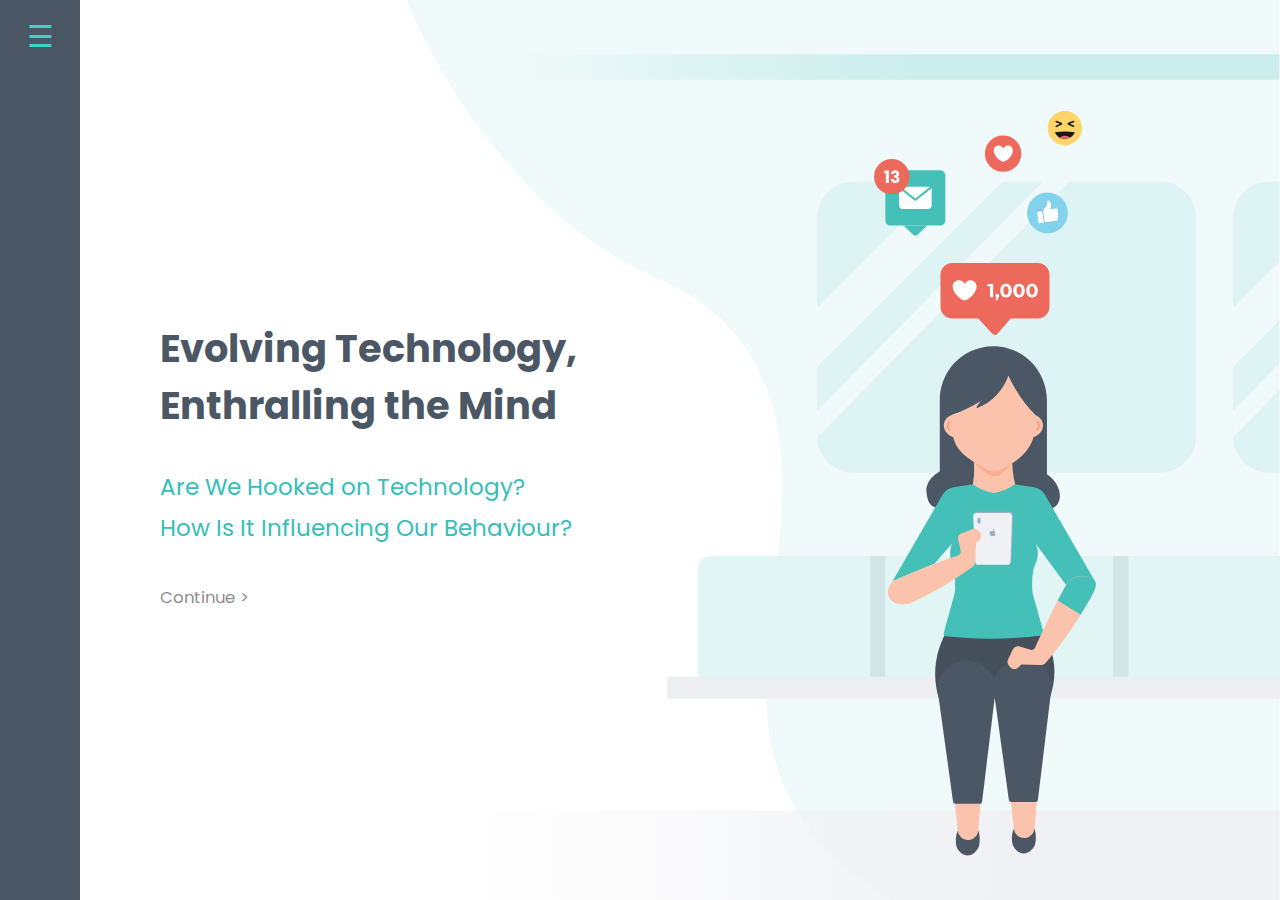
<file: index.html>
<!DOCTYPE html>
<html>
    <head>
        <meta charset="utf-8">
        <title>Evolving Technology, Enthralling the Mind</title>
        <meta name="viewport" content="width=device-width, initial-scale=1">
        <link rel="stylesheet" href="css/screen.css">
        <link href="https://fonts.googleapis.com/css?family=Poppins:400,500,600,700" rel="stylesheet">
        <script src="https://ajax.googleapis.com/ajax/libs/jquery/3.3.1/jquery.min.js"></script>
        <link rel="stylesheet" href="css/animate.css">
    </head>
    
    <body>
        
        <div class="primary-nav">
            <button href="#" class="hamburger open-panel nav-toggle">
                <!---<span class="screen-reader-text">Menu</span>--->
            </button>

	       <nav role="navigation" class="menu">
               
               <div class="overflow-container">
                   <ul class="menu-dropdown">
                        <li><a href="index.html">Title</a><span class="icon"></span></li>

                        <li>
                            <a href="introduction.html">Introduction</a>
                        </li>

                        <li><a href="meet-the-nucleus-accumbens.html">Meet the Nucleus Accumbens</a></li>

                        <li><a href="history-applied-to-digital-design.html">History Applied to Digital Design</a></li>

                        <li>
                            <a href="is-technology-hijacking-our-brain.html">Is Technology Hijacking Our Brains?</a>
                        </li>

                        <li><a href="conclusion.html">Conclusion</a></li>

                        <li><a href="bibliography.html">Bibliography</a></li>       
                   </ul>
		      </div>

	       </nav>

        </div>
        
        
        
        <div class="container">
            <div class="home-title animated fadeIn">
                <h2>Evolving Technology, </br> Enthralling the Mind</h2>
                <p>Are We Hooked on Technology? </br> How Is It Influencing Our Behaviour?</p>
            <a href="introduction.html">Continue ></a>
            </div>
            <img class="hero" src="images/title-hero.svg">
        </div>

    <script>
        $('.nav-toggle').click(function(e) {
            e.preventDefault();
            $("html").toggleClass("openNav");
            $(".nav-toggle").toggleClass("active");
        });
    </script>

    </body>
</html>
</file>
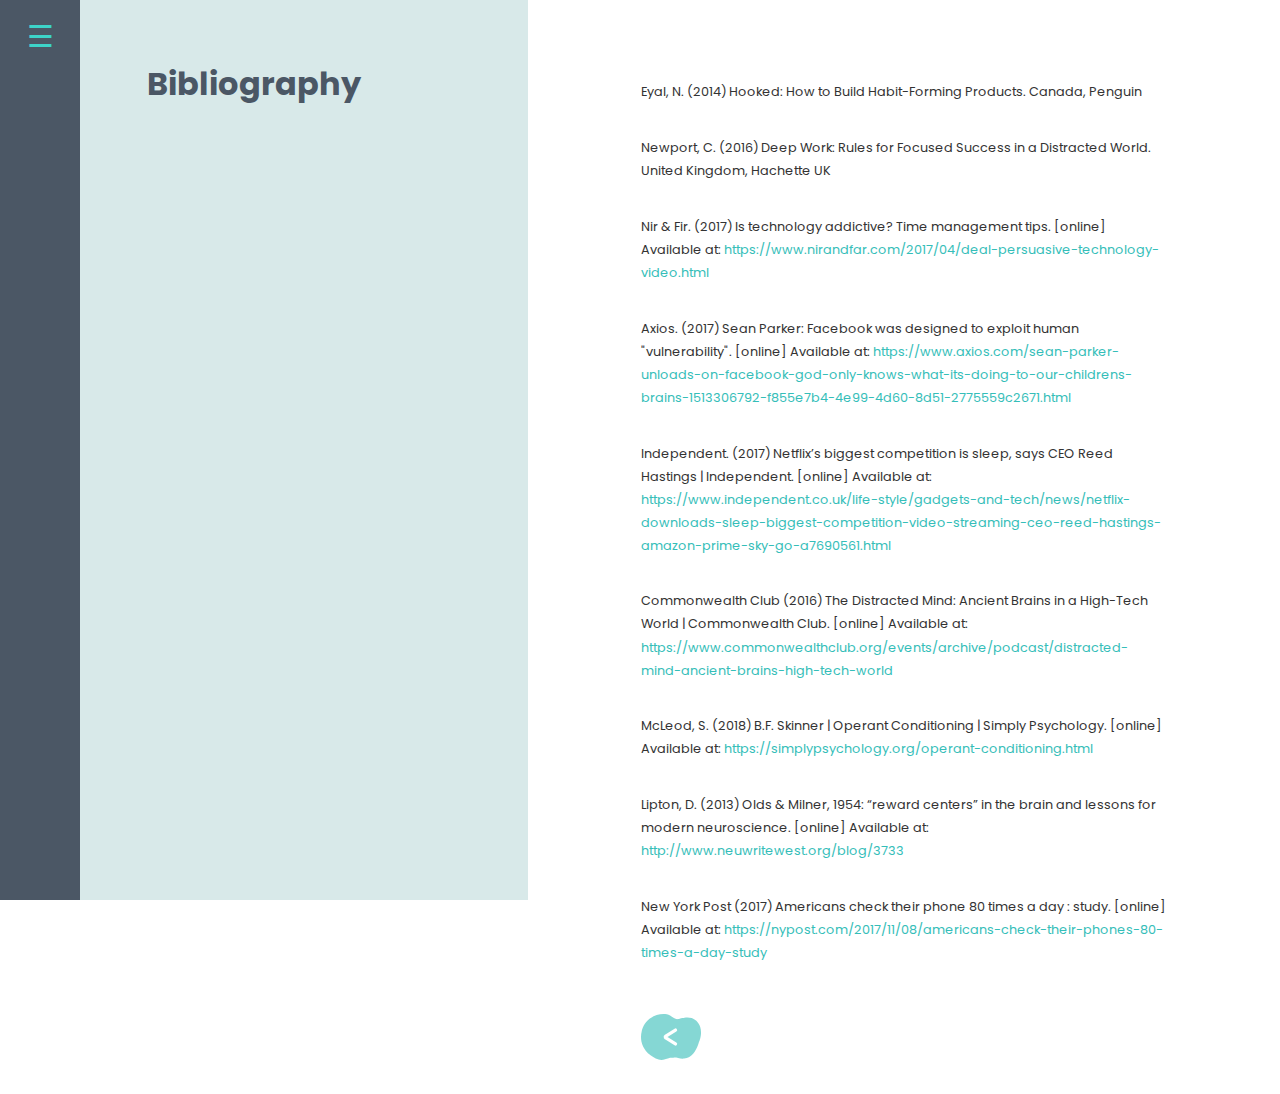
<file: bibliography.html>
<!DOCTYPE html>
<html>
    <head>
        <meta charset="utf-8">
        <title>Evolving Technology, Enthralling the Mind</title>
        <meta name="viewport" content="width=device-width, initial-scale=1">
        <link rel="stylesheet" href="css/screen.css">
        <link href="https://fonts.googleapis.com/css?family=Poppins:400,500,600,700" rel="stylesheet">
        <script src="https://ajax.googleapis.com/ajax/libs/jquery/3.3.1/jquery.min.js"></script>
        <link rel="stylesheet" href="css/animate.css">
    </head>
    
    <body>
        
        <div class="primary-nav">
            <button href="#" class="hamburger open-panel nav-toggle">
                <!---<span class="screen-reader-text">Menu</span>--->
            </button>

	       <nav role="navigation" class="menu">
               
               <div class="overflow-container">
                   <ul class="menu-dropdown">
                        <li><a href="index.html">Title</a><span class="icon"></span></li>

                        <li>
                            <a href="introduction.html">Introduction</a>
                        </li>

                        <li><a href="meet-the-nucleus-accumbens.html">Meet the Nucleus Accumbens</a></li>

                        <li><a href="history-applied-to-digital-design.html">History Applied to Digital Design</a></li>

                        <li>
                            <a href="is-technology-hijacking-our-brain.html">Is Technology Hijacking Our Brains?</a>
                        </li>

                        <li><a href="conclusion.html">Conclusion</a></li>

                        <li><a href="bibliography.html">Bibliography</a></li>       
                   </ul>
		      </div>

	       </nav>

        </div>
        
        
        <div class="container">
            <div class="left">
                <div class="left-content">
                    <h1 class="animated fadeInLeft">Bibliography</h1>
                </div>
            </div>
            <div class="main">
                <div class="main-content">
                    <p>Eyal, N. (2014) Hooked: How to Build Habit-Forming Products. Canada, Penguin</p> 
                    <p>Newport, C. (2016) Deep Work: Rules for Focused Success in a Distracted World. United Kingdom, Hachette UK</p>
                    <p>
                       Nir & Fir. (2017) Is technology addictive? Time management tips. [online] Available at: <a href="https://www.nirandfar.com/2017/04/deal-persuasive-technology-video.html" target="_blank">https://www.nirandfar.com/2017/04/deal-persuasive-technology-video.html</a></p>
                    
                    <p>Axios. (2017) Sean Parker: Facebook was designed to exploit human "vulnerability". [online] Available at: <a href="https://www.axios.com/sean-parker-unloads-on-facebook-god-only-knows-what-its-doing-to-our-childrens-brains-1513306792-f855e7b4-4e99-4d60-8d51-2775559c2671.html" target="_blank">https://www.axios.com/sean-parker-unloads-on-facebook-god-only-knows-what-its-doing-to-our-childrens-brains-1513306792-f855e7b4-4e99-4d60-8d51-2775559c2671.html</a></p>
                    
                    <p>Independent. (2017) Netflix’s biggest competition is sleep, says CEO Reed Hastings | Independent. [online] Available at: <a href="https://www.independent.co.uk/life-style/gadgets-and-tech/news/netflix-downloads-sleep-biggest-competition-video-streaming-ceo-reed-hastings-amazon-prime-sky-go-a7690561.html" target="_blank">https://www.independent.co.uk/life-style/gadgets-and-tech/news/netflix-downloads-sleep-biggest-competition-video-streaming-ceo-reed-hastings-amazon-prime-sky-go-a7690561.html</a></p>
                    
                    <p>Commonwealth Club (2016) The Distracted Mind: Ancient Brains in a High-Tech World | Commonwealth Club. [online] Available at: <a href="https://www.commonwealthclub.org/events/archive/podcast/distracted-mind-ancient-brains-high-tech-world">https://www.commonwealthclub.org/events/archive/podcast/distracted-mind-ancient-brains-high-tech-world</a></p>
                    
                    <p>McLeod, S. (2018) B.F. Skinner | Operant Conditioning | Simply Psychology. [online] Available at: <a href="https://simplypsychology.org/operant-conditioning.html">https://simplypsychology.org/operant-conditioning.html</a></p>
                    
                    <p>Lipton, D. (2013) Olds & Milner, 1954: “reward centers” in the brain and lessons for modern neuroscience. [online] Available at: <a href="http://www.neuwritewest.org/blog/3733">http://www.neuwritewest.org/blog/3733</a></p>
                    
                    <p>New York Post (2017) Americans check their phone 80 times a day : study. [online] Available at: <a href="https://nypost.com/2017/11/08/americans-check-their-phones-80-times-a-day-study">https://nypost.com/2017/11/08/americans-check-their-phones-80-times-a-day-study</a></p>
                </div>
                
                <div class="bottom-navigation">
                    <a href="conclusion.html">
                        <img class="prev" src="images/prev.svg" alt="back-button">
                    </a>
                </div>
            </div>
        </div>
        
        <script>
            $('.nav-toggle').click(function(e) {
                e.preventDefault();
                $("html").toggleClass("openNav");
                $(".nav-toggle").toggleClass("active");
            });
    </script>
    </body>
</html>
</file>
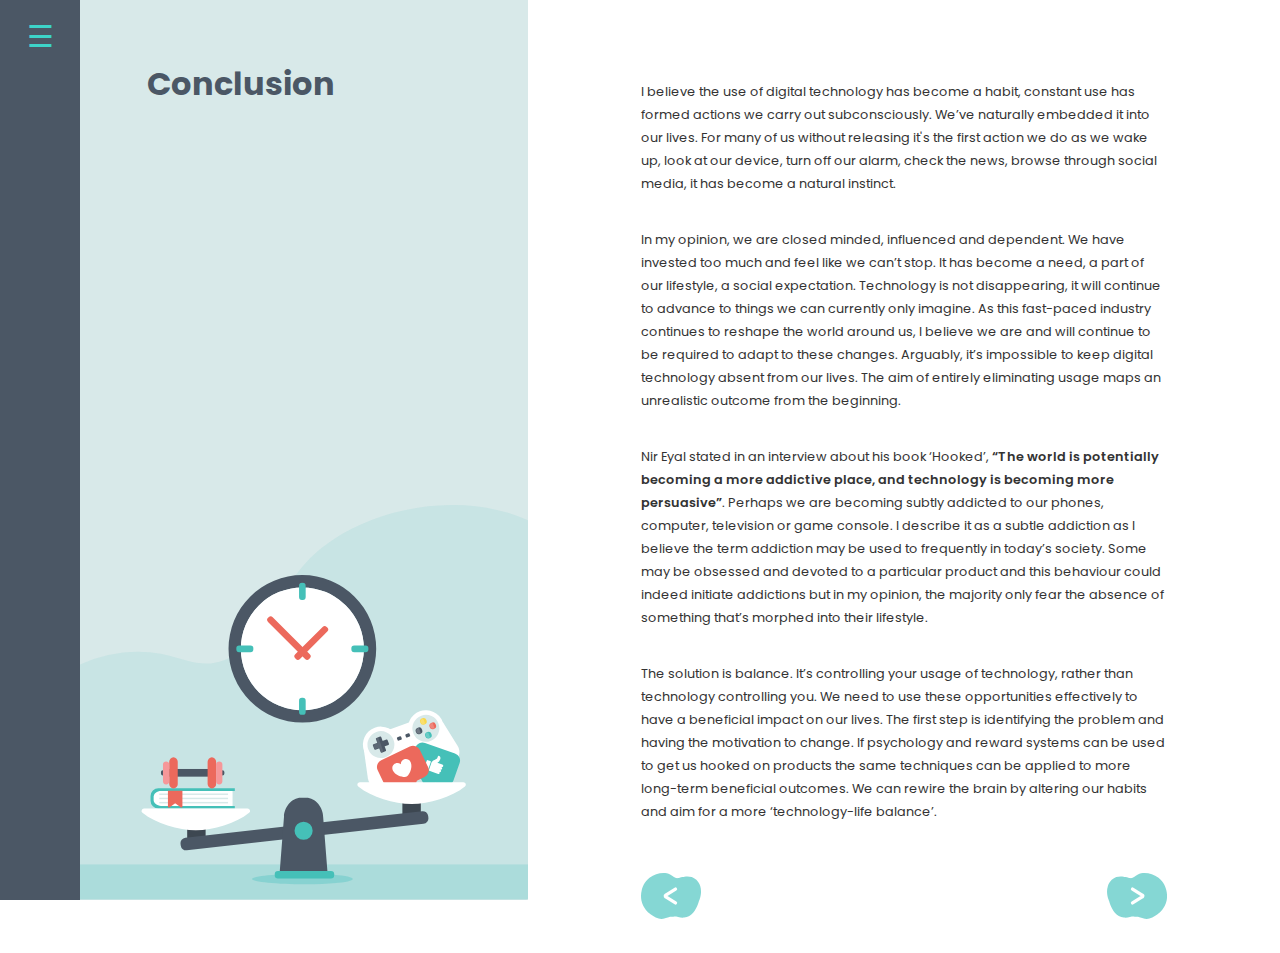
<file: conclusion.html>
<!DOCTYPE html>
<html>
    <head>
        <meta charset="utf-8">
        <title>Evolving Technology, Enthralling the Mind</title>
        <meta name="viewport" content="width=device-width, initial-scale=1">
        <link rel="stylesheet" href="css/screen.css">
        <link href="https://fonts.googleapis.com/css?family=Poppins:400,500,600,700" rel="stylesheet">
        <script src="https://ajax.googleapis.com/ajax/libs/jquery/3.3.1/jquery.min.js"></script>
        <link rel="stylesheet" href="css/animate.css">
    </head>
    
    <body>
        
        <div class="primary-nav">
            <button href="#" class="hamburger open-panel nav-toggle">
                <!---<span class="screen-reader-text">Menu</span>--->
            </button>

	       <nav role="navigation" class="menu">
               
               <div class="overflow-container">
                   <ul class="menu-dropdown">
                        <li><a href="index.html">Title</a><span class="icon"></span></li>

                        <li>
                            <a href="introduction.html">Introduction</a>
                        </li>

                        <li><a href="meet-the-nucleus-accumbens.html">Meet the Nucleus Accumbens</a></li>

                        <li><a href="history-applied-to-digital-design.html">History Applied to Digital Design</a></li>

                        <li>
                            <a href="is-technology-hijacking-our-brain.html">Is Technology Hijacking Our Brains?</a>
                        </li>

                        <li><a href="conclusion.html">Conclusion</a></li>

                        <li><a href="bibliography.html">Bibliography</a></li>       
                   </ul>
		      </div>

	       </nav>

        </div>
        
        
        <div class="container">
            <div class="left">
                <div class="left-content">
                    <h1 class="animated fadeInLeft">Conclusion</h1>
                </div>
                <img class="animated fadeIn" src="images/conclusion.svg" alt="hero-image">
            </div>
            <div class="main">
                <div class="main-content">
                    <p>I believe the use of digital technology has become a habit, constant use has formed actions we carry out subconsciously. We’ve naturally embedded it into our lives. For many of us without releasing it's the first action we do as we wake up, look at our device, turn off our alarm, check the news, browse through social media, it has become a natural instinct.</p>
                    
                    <p>In my opinion, we are closed minded, influenced and dependent. We have invested too much and feel like we can’t stop. It has become a need, a part of our lifestyle, a social expectation. Technology is not disappearing, it will continue to advance to things we can currently only imagine. As this fast-paced industry continues to reshape the world around us, I believe we are and will continue to be required to adapt to these changes. Arguably, it’s impossible to keep digital technology absent from our lives. The aim of entirely eliminating usage maps an unrealistic outcome from the beginning.</p>
                    
                    <p>Nir Eyal stated in an interview about his book ‘Hooked’, <strong>“The world is potentially becoming a more addictive place, and technology is becoming more persuasive”</strong>. Perhaps we are becoming subtly addicted to our phones, computer, television or game console. I describe it as a subtle addiction as I believe the term addiction may be used to frequently in today’s society. Some may be obsessed and devoted to a particular product and this behaviour could indeed initiate addictions but in my opinion, the majority only fear the absence of something that’s morphed into their lifestyle.</p>
                    
                    <p>The solution is balance. It’s controlling your usage of technology, rather than technology controlling you. We need to use these opportunities effectively to have a beneficial impact on our lives. The first step is identifying the problem and having the motivation to change. If psychology and reward systems can be used to get us hooked on products the same techniques can be applied to more long-term beneficial outcomes. We can rewire the brain by altering our habits and aim for a more ‘technology-life balance’.</p>
                    
                </div>
                <div class="bottom-navigation">
                    <a href="is-technology-hijacking-our-brain.html">
                        <img class="prev" src="images/prev.svg" alt="back-button">
                    </a>
                    <a href="bibliography.html">
                        <img class="next" src="images/next.svg" alt="next-button">
                    </a>
                </div>
            </div>
        </div>
        
        <script>
            $('.nav-toggle').click(function(e) {
                e.preventDefault();
                $("html").toggleClass("openNav");
                $(".nav-toggle").toggleClass("active");
            });
        </script>
    </body>
</html>
</file>
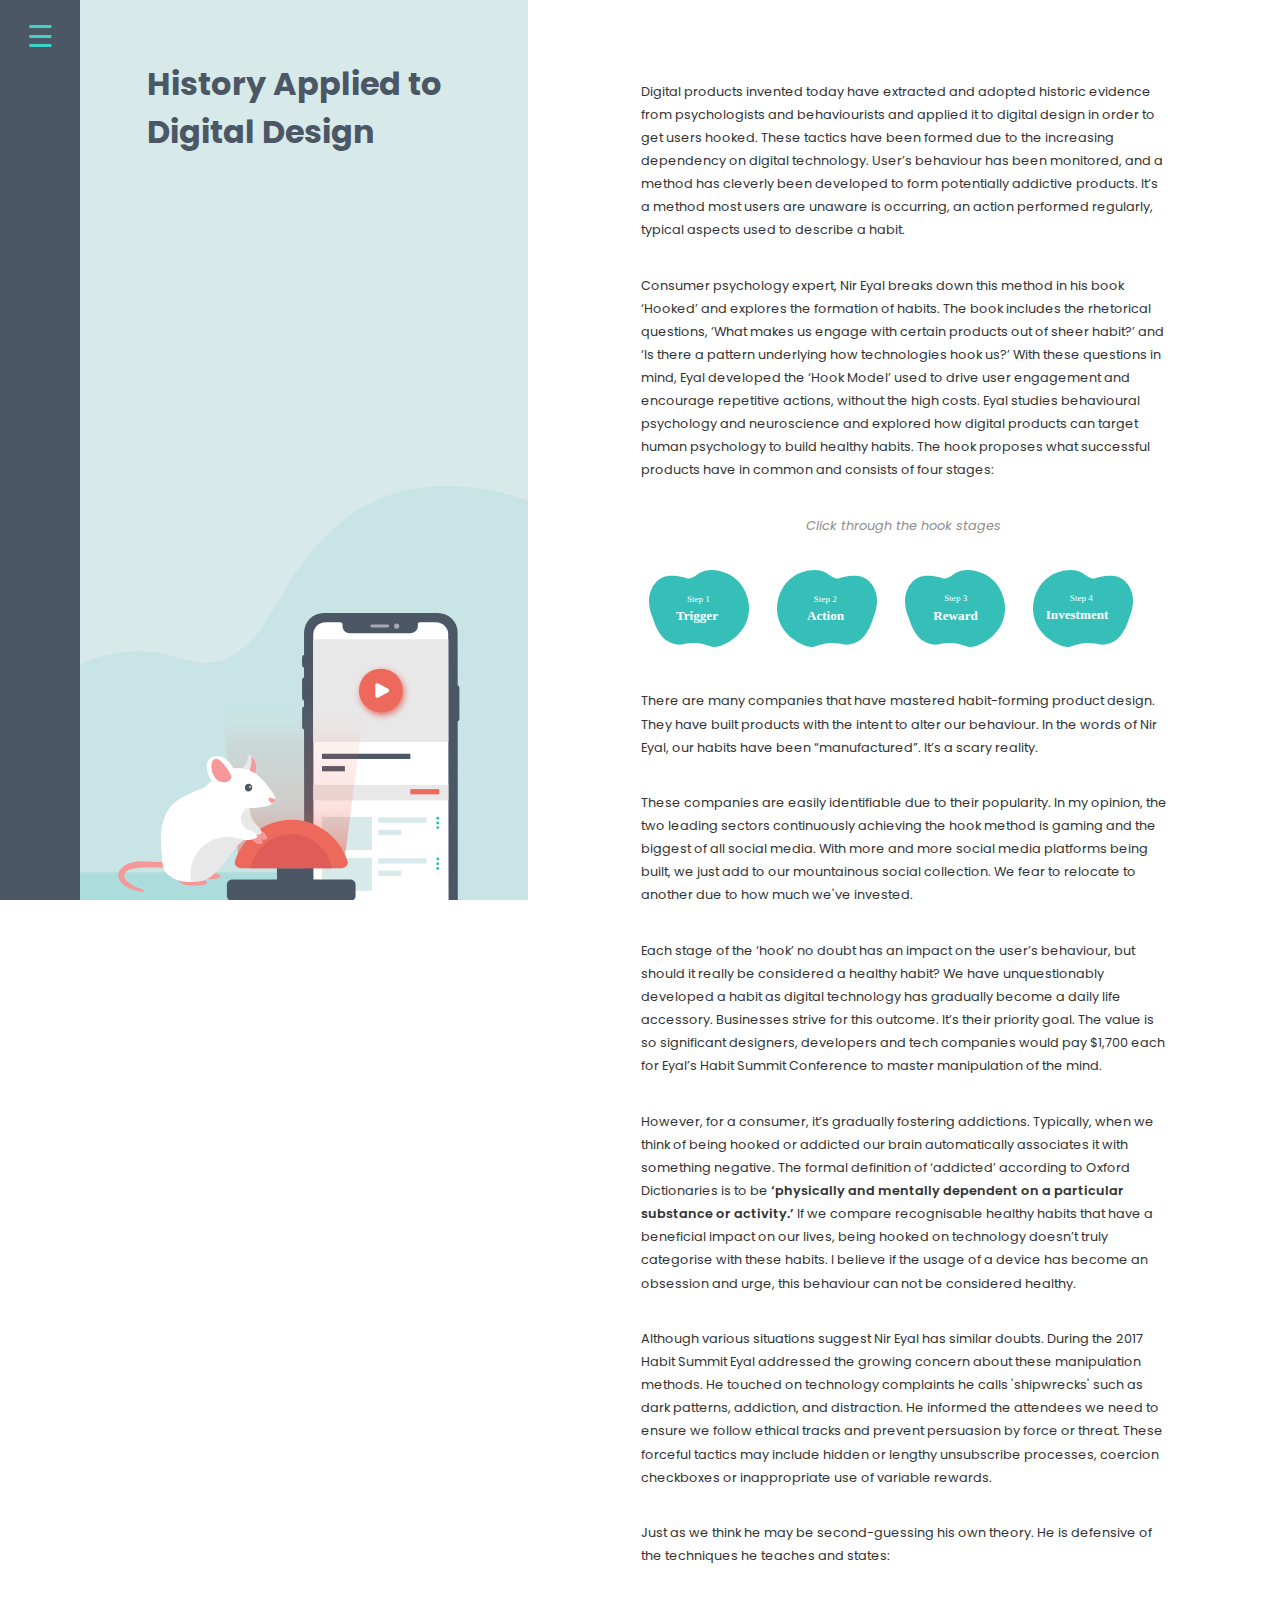
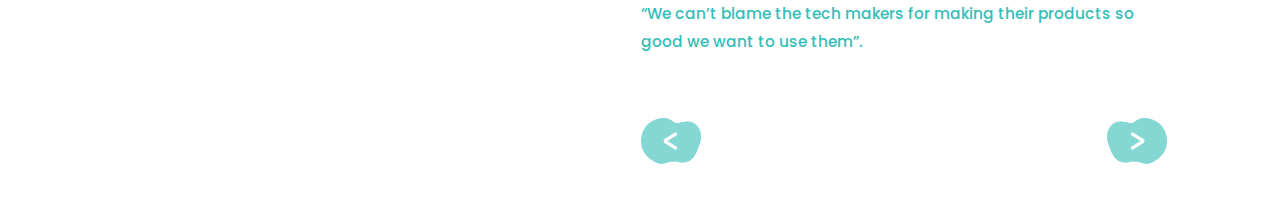
<file: history-applied-to-digital-design.html>
<!DOCTYPE html>
<html>
    <head>
        <meta charset="utf-8">
        <title>Evolving Technology, Enthralling the Mind</title>
        <meta name="viewport" content="width=device-width, initial-scale=1">
        <link rel="stylesheet" href="css/screen.css">
        <link href="https://fonts.googleapis.com/css?family=Poppins:400,500,600,700" rel="stylesheet">
        <script src="https://ajax.googleapis.com/ajax/libs/jquery/3.3.1/jquery.min.js"></script>
        <link rel="stylesheet" href="css/animate.css">
    </head>
    
    <body>
        
        <div class="primary-nav">
            <button href="#" class="hamburger open-panel nav-toggle">
                <!---<span class="screen-reader-text">Menu</span>--->
            </button>

	       <nav role="navigation" class="menu">
               
               <div class="overflow-container">
                   <ul class="menu-dropdown">
                        <li><a href="index.html">Title</a><span class="icon"></span></li>

                        <li>
                            <a href="introduction.html">Introduction</a>
                        </li>

                        <li><a href="meet-the-nucleus-accumbens.html">Meet the Nucleus Accumbens</a></li>

                        <li><a href="history-applied-to-digital-design.html">History Applied to Digital Design</a></li>

                        <li>
                            <a href="is-technology-hijacking-our-brain.html">Is Technology Hijacking Our Brains?</a>
                        </li>

                        <li><a href="conclusion.html">Conclusion</a></li>

                        <li><a href="bibliography.html">Bibliography</a></li>       
                   </ul>
		      </div>

	       </nav>

        </div>
        
        
        <div class="container">
            <div class="left">
                <div class="left-content">
                    <h1 class="animated fadeInLeft">History Applied to Digital Design</h1>
                </div>
                <img class="animated fadeIn" src="images/history-applied-to-design.svg" alt="hero-image">
            </div>
            <div class="main">
                <div class="main-content">
                    <p>Digital products invented today have extracted and adopted historic evidence from psychologists and behaviourists and applied it to digital design in order to get users hooked. These tactics have been formed due to the increasing dependency on digital technology. User’s behaviour has been monitored, and a method has cleverly been developed to form potentially addictive products. It’s a method most users are unaware is occurring, an action performed regularly, typical aspects used to describe a habit.</p>
                    
                    <p>Consumer psychology expert, Nir Eyal breaks down this method in his book ‘Hooked’ and explores the formation of habits. The book includes the rhetorical questions, ‘What makes us engage with certain products out of sheer habit?’ and ‘Is there a pattern underlying how technologies hook us?’ With these questions in mind, Eyal developed the ‘Hook Model’ used to drive user engagement and encourage repetitive actions, without the high costs. Eyal studies behavioural psychology and neuroscience and explored how digital products can target human psychology to build healthy habits. The hook proposes what successful products have in common and consists of four stages:</p>
                    
                    <p class="hook-process">Click through the hook stages</p>
                    
                    <div class="hook-stages-wrapper">
                      <div class="hook-stages">
                      <a href="javascript:void(0)" onclick="openImg('trigger');">
                        <img src="images/trigger.svg" alt="Trigger">
                      </a>
                      </div>
                      <div class="hook-stages">
                        <a href="javascript:void(0)" onclick="openImg('action');">
                          <img src="images/action.svg" alt="Action">
                        </a>
                      </div>
                      <div class="hook-stages">
                        <a href="javascript:void(0)" onclick="openImg('reward');">
                          <img src="images/reward.svg" alt="Reward">
                        </a>
                      </div>
                      <div class="hook-stages">
                        <a href="javascript:void(0)"  onclick="openImg('investment');">
                          <img class="last-stage" src="images/investment.svg" alt="Investment">
                        </a>
                      </div>
                    </div><br>
        

<div id="trigger" class="content" style="display:none">
    <h3>Trigger</h3>
    <p>The first stage of the hook is the trigger. A trigger is a prompt to capture the user’s attention, intriguing them to embark on their first usage of a product or service. Triggers come in two terms: external and internal. External triggers come in the form of an email, link, or the app icon on your home screen. Eyal describes external triggers as a “call to action” intriguing the user to click. External triggers can then lead to the creation of internal triggers.</p>
    <p>Internal triggers are mostly associated with emotions, generally negative, such as boredom, loneliness, and uncertainty. When experiencing these emotions the internal trigger sets of a memory and users will unconsciously visit the product that once satisfied these emotions. </p>
    <hr>
</div>

<div id="action" class="content" style="display:none">
    <h3>Action</h3>
    <p>The action phase is simply the actions we carry out when using the product. Eyal defines it as “behaviour done in anticipation of an immediate reward”. The simpler the action the more likely the action will occur. These effortless actions come in the form of scrolling, searching or clicking a button. </p>
    <hr>
</div>

<div id="reward" class="content" style="display:none">
    <h3>Reward</h3>
    <p>From psychology and behavioural evidence it’s clear when the mind associates a reward to an action, it engineers a particular behaviour. Within today’s products rewards may be imagined as badges, points, leaderboards, streaks or unlocking levels, gamified elements hugely beneficial if used to motivate a user to a specific goal. These elements are regularly implemented into various applications relating to health, education, fitness and many more. </p>
    <p>Similar to Skinner’s reinforcement technique products use a method called variable rewards. Skinner believed an effective example of this was slot machines, users had no ability to predict the outcome and it was this unpredictability that drove the repetitive spinning. This phenomenon explains how we become hooked on simple interactions, such as scrolling a news feed to obtain an unexpected post, receiving likes or opening a notification. All are a type of reward, incorporated discreetly to create impulsive cravings.</p>
    <p>I believe the reward stage may be the most important factor of the hook. Some may consider the trigger to be most important as it originates the connect between the user and the product or service. However, although the trigger forms the connection, an element of reward will keep one’s attention and invested time. If the product does not satisfy the emotion that originally prompted us to visit then our interest will discontinue. When we are rewarded with something that removes our boredom, connect with people online to eliminate our loneliness and receive answers to settle our uncertainty, it activates our nucleus accumbens and sparks the feeling of pleasure and achievement. This leaves us longing for more, leading us to the next stage of the hook, investment.</p>
    <hr>
</div>

<div id="investment" class="content" style="display:none">
    <h3>Investment</h3>
    <p>The hook is designed to be a continuous frequent loop. This is achieved through investment. The investment phase will determine if a user will continue to invest time into the product. If a product gathers data or content customised to the user, whether it’s photos, followers, research or streaks, this increases the likelihood of them returning and loads a new cycle of the hook.</p>
    <hr>
</div>
                    
                    
                    <p>There are many companies that have mastered habit-forming product design. They have built products with the intent to alter our behaviour. In the words of Nir Eyal, our habits have been “manufactured”. It’s a scary reality.</p>
                    
                    <p>These companies are easily identifiable due to their popularity. In my opinion, the two leading sectors continuously achieving the hook method is gaming and the biggest of all social media. With more and more social media platforms being built, we just add to our mountainous social collection. We fear to relocate to another due to how much we've invested. </p>
                    
                    <p>Each stage of the ‘hook’ no doubt has an impact on the user’s behaviour, but should it really be considered a healthy habit? We have unquestionably developed a habit as digital technology has gradually become a daily life accessory. Businesses strive for this outcome. It’s their priority goal. The value is so significant designers, developers and tech companies would pay $1,700 each for Eyal’s Habit Summit Conference to master manipulation of the mind.</p>
                    
                    <p>However, for a consumer, it’s gradually fostering addictions. Typically, when we think of being hooked or addicted our brain automatically associates it with something negative. The formal definition of ‘addicted’ according to Oxford Dictionaries is to be <strong>‘physically and mentally dependent on a particular substance or activity.’</strong> If we compare recognisable healthy habits that have a beneficial impact on our lives, being hooked on technology doesn’t truly categorise with these habits. I believe if the usage of a device has become an obsession and urge, this behaviour can not be considered healthy. </p>
                    
                    <p>Although various situations suggest Nir Eyal has similar doubts. During the 2017 Habit Summit Eyal addressed the growing concern about these manipulation methods. He touched on technology complaints he calls 'shipwrecks' such as dark patterns, addiction, and distraction. He informed the attendees we need to ensure we follow ethical tracks and prevent persuasion by force or threat. These forceful tactics may include hidden or lengthy unsubscribe processes, coercion checkboxes or inappropriate use of variable rewards.</p>
                    
                    <p>Just as we think he may be second-guessing his own theory. He is defensive of the techniques he teaches and states: <blockquote>“We can’t blame the tech makers for making their products so good we want to use them”.</blockquote></p>
                    
                </div>
                <div class="bottom-navigation">
                    <a href="meet-the-nucleus-accumbens.html">
                        <img class="prev" src="images/prev.svg" alt="back-button">
                    </a>
                    <a href="is-technology-hijacking-our-brain.html">
                        <img class="next" src="images/next.svg" alt="next-button">
                    </a>
                </div>
            </div>
        </div>
    
    <script>
        function openImg(imgName) {
          var i, x;
          x = document.getElementsByClassName("content");
          for (i = 0; i < x.length; i++) {
             x[i].style.display = "none";
          }
          document.getElementById(imgName).style.display = "block";
        }
    </script>
    
    <script>
        $('.nav-toggle').click(function(e) {
            e.preventDefault();
            $("html").toggleClass("openNav");
            $(".nav-toggle").toggleClass("active");
        });
    </script>
    </body>
</html>
</file>
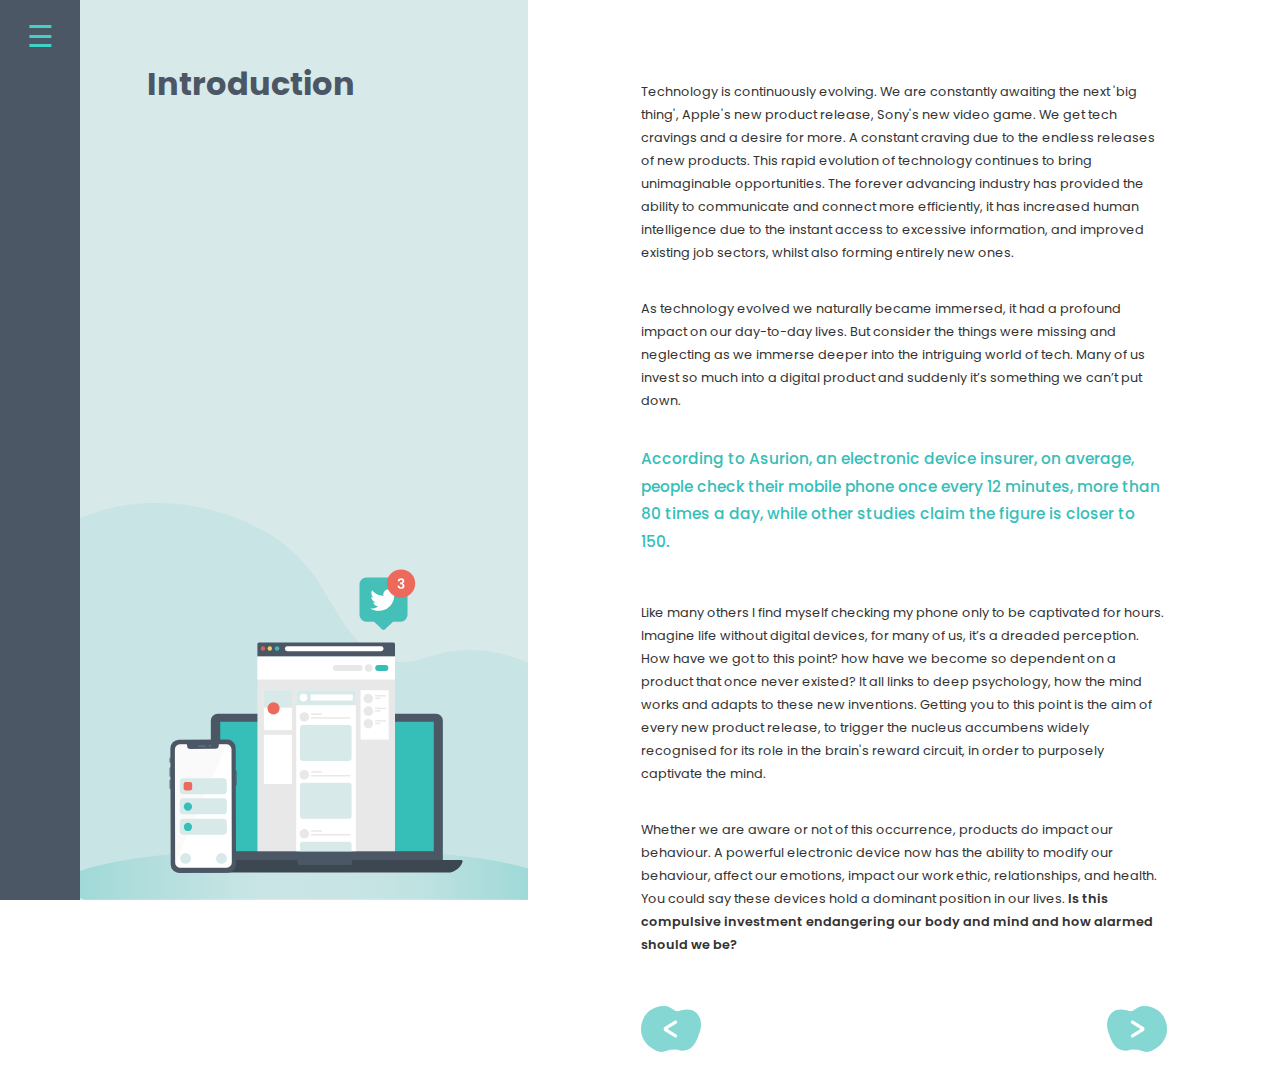
<file: introduction.html>
<!DOCTYPE html>
<html>
    <head>
        <meta charset="utf-8">
        <title>Evolving Technology, Enthralling the Mind</title>
        <meta name="viewport" content="width=device-width, initial-scale=1">
        <link rel="stylesheet" href="css/screen.css">
        <link href="https://fonts.googleapis.com/css?family=Poppins:400,500,600,700" rel="stylesheet">
        <script src="https://ajax.googleapis.com/ajax/libs/jquery/3.3.1/jquery.min.js"></script>
        <link rel="stylesheet" href="css/animate.css">
    </head>
    
    <body>
        
        <div class="primary-nav">
            <button href="#" class="hamburger open-panel nav-toggle">
                <!---<span class="screen-reader-text">Menu</span>--->
            </button>

	       <nav role="navigation" class="menu">
               
               <div class="overflow-container">
                   <ul class="menu-dropdown">
                        <li><a href="index.html">Title</a><span class="icon"></span></li>

                        <li>
                            <a href="introduction.html">Introduction</a>
                        </li>

                        <li><a href="meet-the-nucleus-accumbens.html">Meet the Nucleus Accumbens</a></li>

                        <li><a href="history-applied-to-digital-design.html">History Applied to Digital Design</a></li>

                        <li>
                            <a href="is-technology-hijacking-our-brain.html">Is Technology Hijacking Our Brains?</a>
                        </li>

                        <li><a href="conclusion.html">Conclusion</a></li>

                        <li><a href="bibliography.html">Bibliography</a></li>       
                   </ul>
		      </div>

	       </nav>

        </div>
        
        
        <div class="container">
            <div class="left">
                <div class="left-content">
                    <h1 class="animated fadeInLeft">Introduction</h1>
                </div>
                <img class="animated fadeIn" src="images/intro.svg" alt="hero-image">
            </div>
            <div class="main">
                <div class="main-content">
                    <p>Technology is continuously evolving. We are constantly awaiting the next 'big thing', Apple's new product release, Sony's new video game. We get tech cravings and a desire for more. A constant craving due to the endless releases of new products. This rapid evolution of technology continues to bring unimaginable opportunities. The forever advancing industry has provided the ability to communicate and connect more efficiently, it has increased human intelligence due to the instant access to excessive information, and improved existing job sectors, whilst also forming entirely new ones.</p>
                    
                    <p>As technology evolved we naturally became immersed, it had a profound impact on our day-to-day lives. But consider the things were missing and neglecting as we immerse deeper into the intriguing world of tech. Many of us invest so much into a digital product and suddenly it’s something we can’t put down. 
                        <blockquote>According to Asurion, an electronic device insurer, on average, people check their mobile phone once every 12 minutes, more than 80 times a day, while other studies claim the figure is closer to 150.</blockquote> 
                    </p>
                    
                    <p>Like many others I find myself checking my phone only to be captivated for hours. Imagine life without digital devices, for many of us, it’s a dreaded perception. How have we got to this point? how have we become so dependent on a product that once never existed? It all links to deep psychology, how the mind works and adapts to these new inventions. Getting you to this point is the aim of every new product release, to trigger the nucleus accumbens widely recognised for its role in the brain's reward circuit, in order to purposely captivate the mind. </p>
                    
                    <p>Whether we are aware or not of this occurrence, products do impact our behaviour. A powerful electronic device now has the ability to modify our behaviour, affect our emotions, impact our work ethic, relationships, and health. You could say these devices hold a dominant position in our lives. <strong>Is this compulsive investment endangering our body and mind and how alarmed should we be?</strong></p>
             
                </div>
                <div class="bottom-navigation">
                    <a href="index.html">
                        <img class="prev" src="images/prev.svg" alt="back-button">
                    </a>
                    <a href="meet-the-nucleus-accumbens.html">
                        <img class="next" src="images/next.svg" alt="next-button">
                    </a>
                </div>
            </div>
        </div>
    
        <script>
            $('.nav-toggle').click(function(e) {
                e.preventDefault();
                $("html").toggleClass("openNav");
                $(".nav-toggle").toggleClass("active");
            });
        </script>
    </body>
</html>
</file>
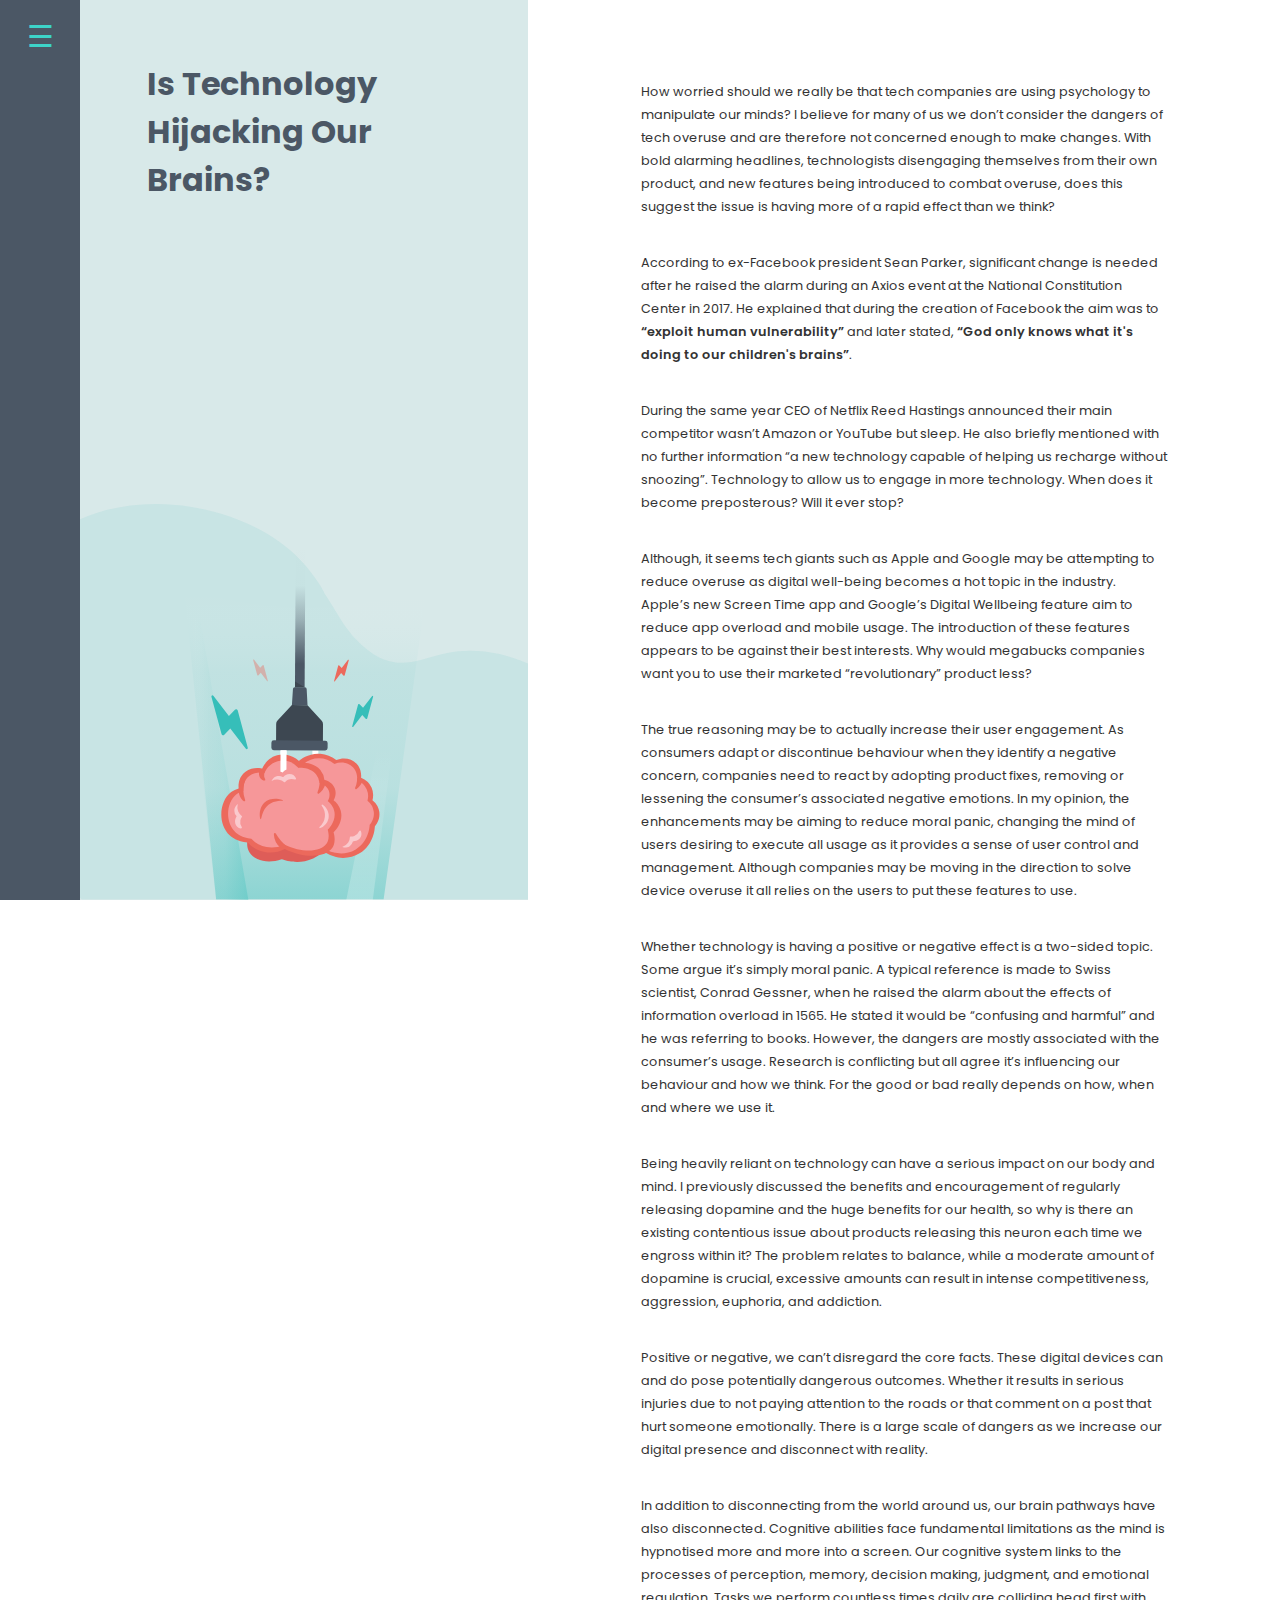
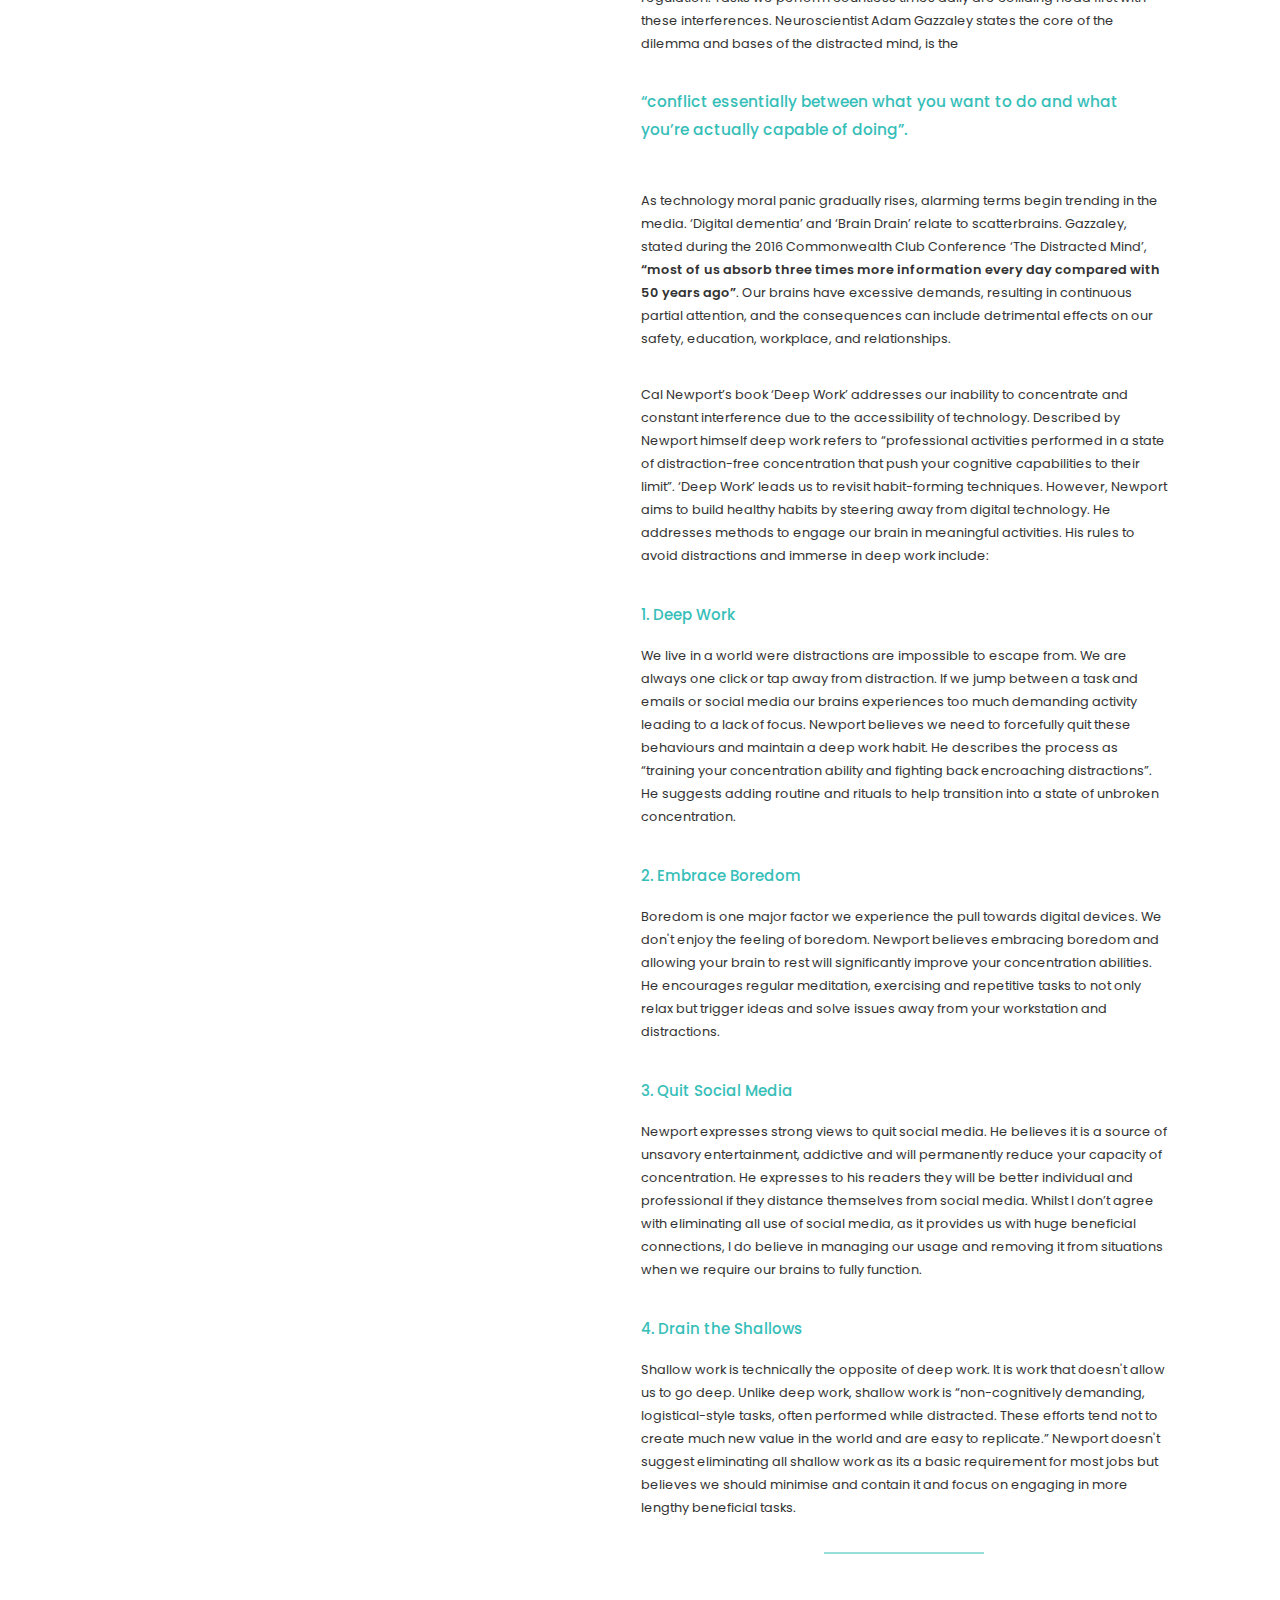
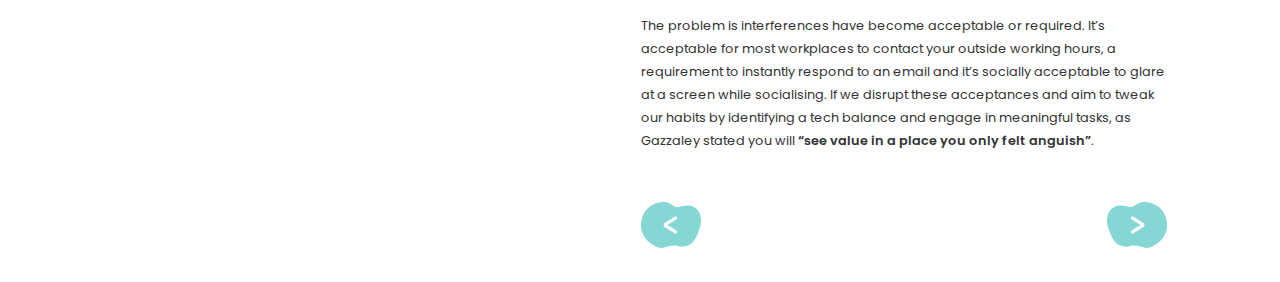
<file: is-technology-hijacking-our-brain.html>
<!DOCTYPE html>
<html>
    <head>
        <meta charset="utf-8">
        <title>Evolving Technology, Enthralling the Mind</title>
        <meta name="viewport" content="width=device-width, initial-scale=1">
        <link rel="stylesheet" href="css/screen.css">
        <link href="https://fonts.googleapis.com/css?family=Poppins:400,500,600,700" rel="stylesheet">
        <script src="https://ajax.googleapis.com/ajax/libs/jquery/3.3.1/jquery.min.js"></script>
        <link rel="stylesheet" href="css/animate.css">
    </head>
    
    <body>
        
        <div class="primary-nav">
            <button href="#" class="hamburger open-panel nav-toggle">
                <!---<span class="screen-reader-text">Menu</span>--->
            </button>

	       <nav role="navigation" class="menu">
               
               <div class="overflow-container">
                   <ul class="menu-dropdown">
                        <li><a href="index.html">Title</a><span class="icon"></span></li>

                        <li>
                            <a href="introduction.html">Introduction</a>
                        </li>

                        <li><a href="meet-the-nucleus-accumbens.html">Meet the Nucleus Accumbens</a></li>

                        <li><a href="history-applied-to-digital-design.html">History Applied to Digital Design</a></li>

                        <li>
                            <a href="is-technology-hijacking-our-brain.html">Is Technology Hijacking Our Brains?</a>
                        </li>

                        <li><a href="conclusion.html">Conclusion</a></li>

                        <li><a href="bibliography.html">Bibliography</a></li>       
                   </ul>
		      </div>

	       </nav>

        </div>
        
        
        <div class="container">
            <div class="left">
                <div class="left-content">
                    <h1 class="animated fadeInLeft">Is Technology Hijacking Our Brains?</h1>
                </div>
                <img class="animated fadeIn" src="images/hijacking-the-brain.svg" alt="hero-image">
            </div>
            <div class="main">
                <div class="main-content">
                    <p>How worried should we really be that tech companies are using psychology to manipulate our minds? I believe for many of us we don’t consider the dangers of tech overuse and are therefore not concerned enough to make changes. With bold alarming headlines, technologists disengaging themselves from their own product, and new features being introduced to combat overuse, does this suggest the issue is having more of a rapid effect than we think? </p>
                    
                    <p>According to ex-Facebook president Sean Parker, significant change is needed after he raised the alarm during an Axios event at the National Constitution Center in 2017. He explained that during the creation of Facebook the aim was to <strong>“exploit human vulnerability”</strong> and later stated, <strong>“God only knows what it's doing to our children's brains”</strong>. </p>
                    
                    <p>During the same year CEO of Netflix Reed Hastings announced their main competitor wasn’t Amazon or YouTube but sleep. He also briefly mentioned with no further information “a new technology capable of helping us recharge without snoozing”. Technology to allow us to engage in more technology. When does it become preposterous? Will it ever stop?</p>
                    
                    <p>Although, it seems tech giants such as Apple and Google may be attempting to reduce overuse as digital well-being becomes a hot topic in the industry. Apple’s new Screen Time app and Google’s Digital Wellbeing feature aim to reduce app overload and mobile usage. The introduction of these features appears to be against their best interests. Why would megabucks companies want you to use their marketed “revolutionary” product less?</p>
                    
                    <p>The true reasoning may be to actually increase their user engagement. As consumers adapt or discontinue behaviour when they identify a negative concern, companies need to react by adopting product fixes, removing or lessening the consumer’s associated negative emotions. In my opinion, the enhancements may be aiming to reduce moral panic, changing the mind of users desiring to execute all usage as it provides a sense of user control and management. Although companies may be moving in the direction to solve device overuse it all relies on the users to put these features to use. </p>
                    
                    <p>Whether technology is having a positive or negative effect is a two-sided topic. Some argue it’s simply moral panic. A typical reference is made to Swiss scientist, Conrad Gessner, when he raised the alarm about the effects of information overload in 1565. He stated it would be “confusing and harmful” and he was referring to books. However, the dangers are mostly associated with the consumer’s usage. Research is conflicting but all agree it’s influencing our behaviour and how we think. For the good or bad really depends on how, when and where we use it. </p>
                    
                    <p>Being heavily reliant on technology can have a serious impact on our body and mind. I previously discussed the benefits and encouragement of regularly releasing dopamine and the huge benefits for our health, so why is there an existing contentious issue about products releasing this neuron each time we engross within it? The problem relates to balance, while a moderate amount of dopamine is crucial, excessive amounts can result in intense competitiveness, aggression, euphoria, and addiction.</p>
                    
                    <p>Positive or negative, we can’t disregard the core facts. These digital devices can and do pose potentially dangerous outcomes. Whether it results in serious injuries due to not paying attention to the roads or that comment on a post that hurt someone emotionally. There is a large scale of dangers as we increase our digital presence and disconnect with reality. </p>
                    
                    <p>In addition to disconnecting from the world around us, our brain pathways have also disconnected. Cognitive abilities face fundamental limitations as the mind is hypnotised more and more into a screen. Our cognitive system links to the processes of perception, memory, decision making, judgment, and emotional regulation. Tasks we perform countless times daily are colliding head first with these interferences. Neuroscientist Adam Gazzaley states the core of the dilemma and bases of the distracted mind, is the <blockquote>“conflict essentially between what you want to do and what you’re actually capable of doing”.</blockquote></p>
                    
                    <p>As technology moral panic gradually rises, alarming terms begin trending in the media. ‘Digital dementia’ and ‘Brain Drain’ relate to scatterbrains. Gazzaley, stated during the 2016 Commonwealth Club Conference ‘The Distracted Mind’, <strong>“most of us absorb three times more information every day compared with 50 years ago”</strong>. Our brains have excessive demands, resulting in continuous partial attention, and the consequences can include detrimental effects on our safety, education, workplace, and relationships. </p>
                    
                    <p>Cal Newport’s book ‘Deep Work’ addresses our inability to concentrate and constant interference due to the accessibility of technology. Described by Newport himself deep work refers to “professional activities performed in a state of distraction-free concentration that push your cognitive capabilities to their limit”. ‘Deep Work’ leads us to revisit habit-forming techniques. However, Newport aims to build healthy habits by steering away from digital technology. He addresses methods to engage our brain in meaningful activities. His rules to avoid distractions and immerse in deep work include:</p>
                    <h3>1. Deep Work</h3>
                    <p>We live in a world were distractions are impossible to escape from. We are always one click or tap away from distraction. If we jump between a task and emails or social media our brains experiences too much demanding activity leading to a lack of focus. Newport believes we need to forcefully quit these behaviours and maintain a deep work habit. He describes the process as “training your concentration ability and fighting back encroaching distractions”. He suggests adding routine and rituals to help transition into a state of unbroken concentration. </p>
                    
                    <h3>2. Embrace Boredom</h3>
                    <p>Boredom is one major factor we experience the pull towards digital devices. We don't enjoy the feeling of boredom. Newport believes embracing boredom and allowing your brain to rest will significantly improve your concentration abilities. He encourages regular meditation, exercising and repetitive tasks to not only relax but trigger ideas and solve issues away from your workstation and distractions. </p>
                    
                    <h3>3. Quit Social Media</h3>
                    <p>Newport expresses strong views to quit social media. He believes it is a source of unsavory entertainment, addictive and will permanently reduce your capacity of concentration. He expresses to his readers they will be better individual and professional if they distance themselves from social media. Whilst I don’t agree with eliminating all use of social media, as it provides us with huge beneficial connections, I do believe in managing our usage and removing it from situations when we require our brains to fully function. </p>
                    
                    <h3>4. Drain the Shallows</h3>
                    <p>Shallow work is technically the opposite of deep work. It is work that doesn't allow us to go deep. Unlike deep work, shallow work is “non-cognitively demanding, logistical-style tasks, often performed while distracted. These efforts tend not to create much new value in the world and are easy to replicate.” Newport doesn't suggest eliminating all shallow work as its a basic requirement for most jobs but believes we should minimise and contain it and focus on engaging in more lengthy beneficial tasks.</p>
                    <hr>
                    
                    <p>The problem is interferences have become acceptable or required. It’s acceptable for most workplaces to contact your outside working hours, a requirement to instantly respond to an email and it’s socially acceptable to glare at a screen while socialising. If we disrupt these acceptances and aim to tweak our habits by identifying a tech balance and engage in meaningful tasks, as Gazzaley stated you will <strong>“see value in a place you only felt anguish”</strong>.</p>
                    
                </div>
                <div class="bottom-navigation">
                    <a href="history-applied-to-digital-design.html">
                        <img class="prev" src="images/prev.svg" alt="back-button">
                    </a>
                    <a href="conclusion.html">
                        <img class="next" src="images/next.svg" alt="next-button">
                    </a>
                </div>
            </div>
        </div>
    
        <script>
            $('.nav-toggle').click(function(e) {
                e.preventDefault();
                $("html").toggleClass("openNav");
                $(".nav-toggle").toggleClass("active");
            });
        </script>
    </body>
</html>
</file>
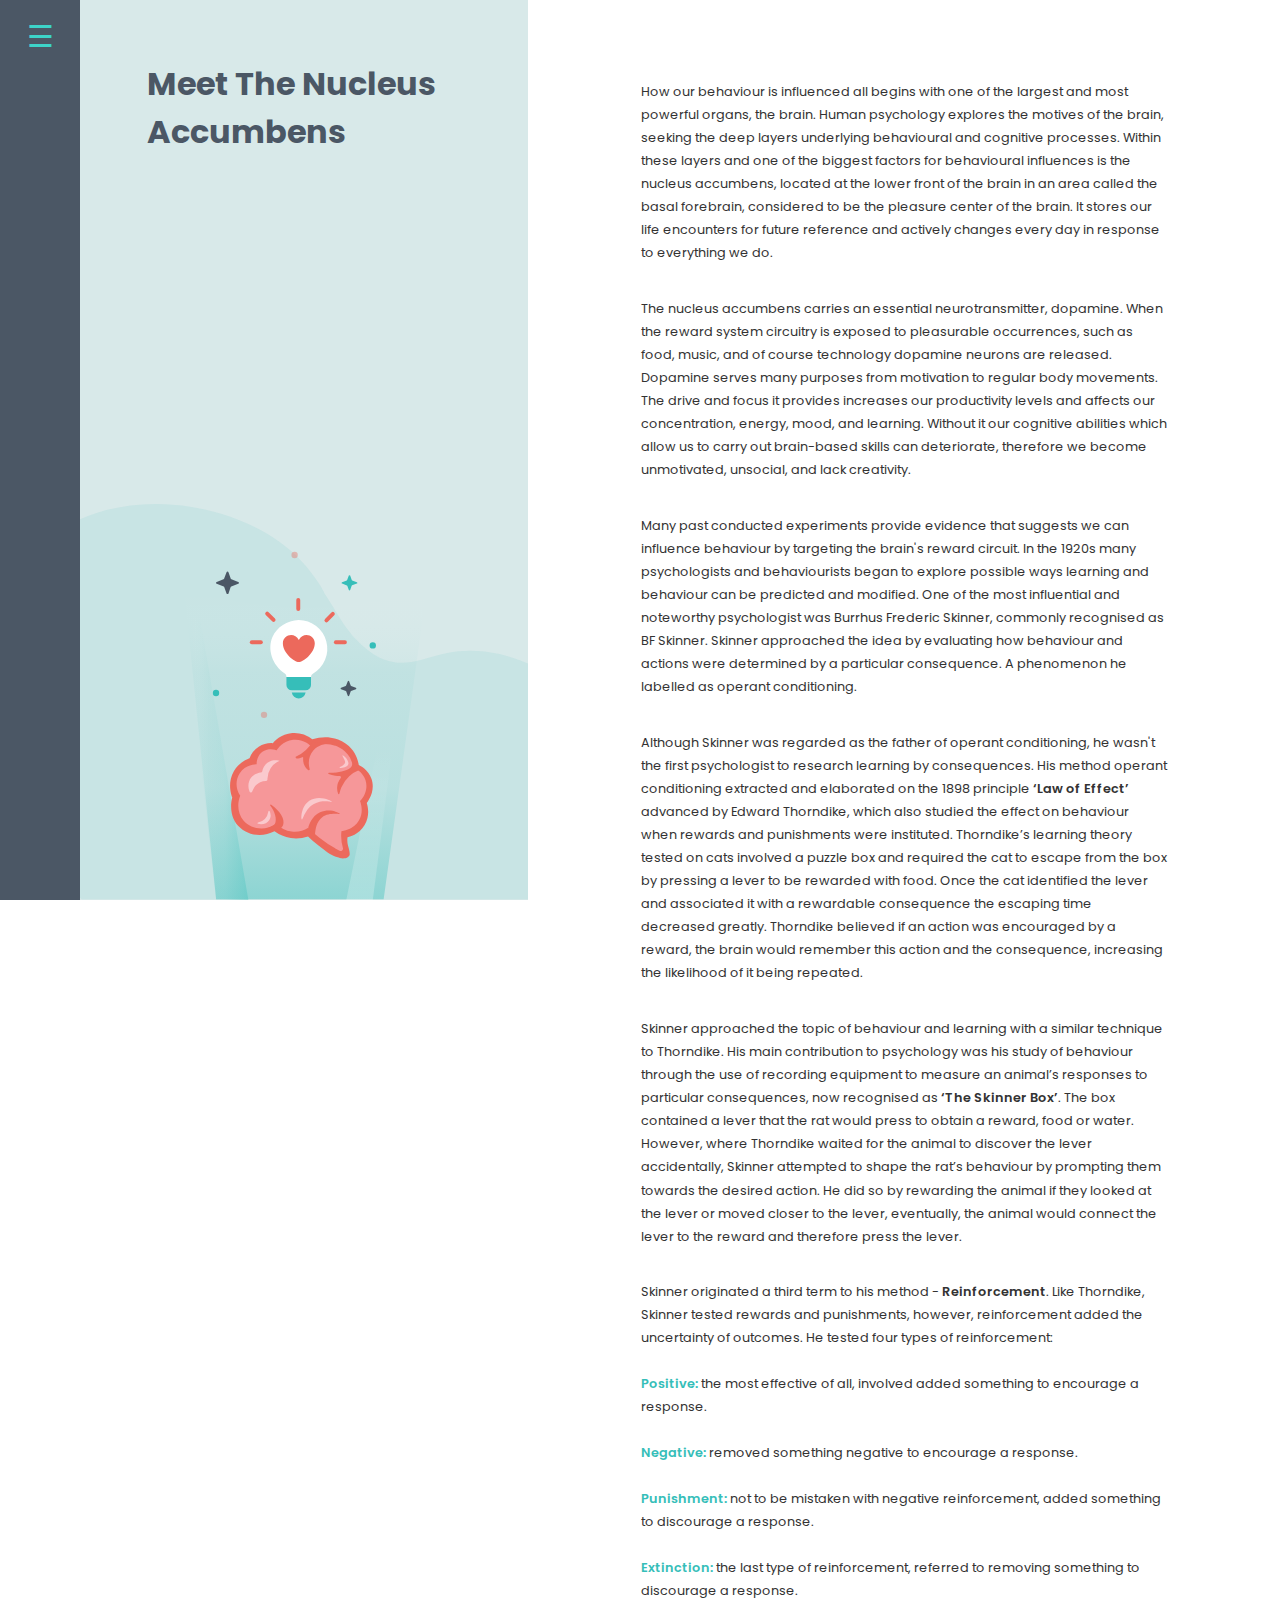
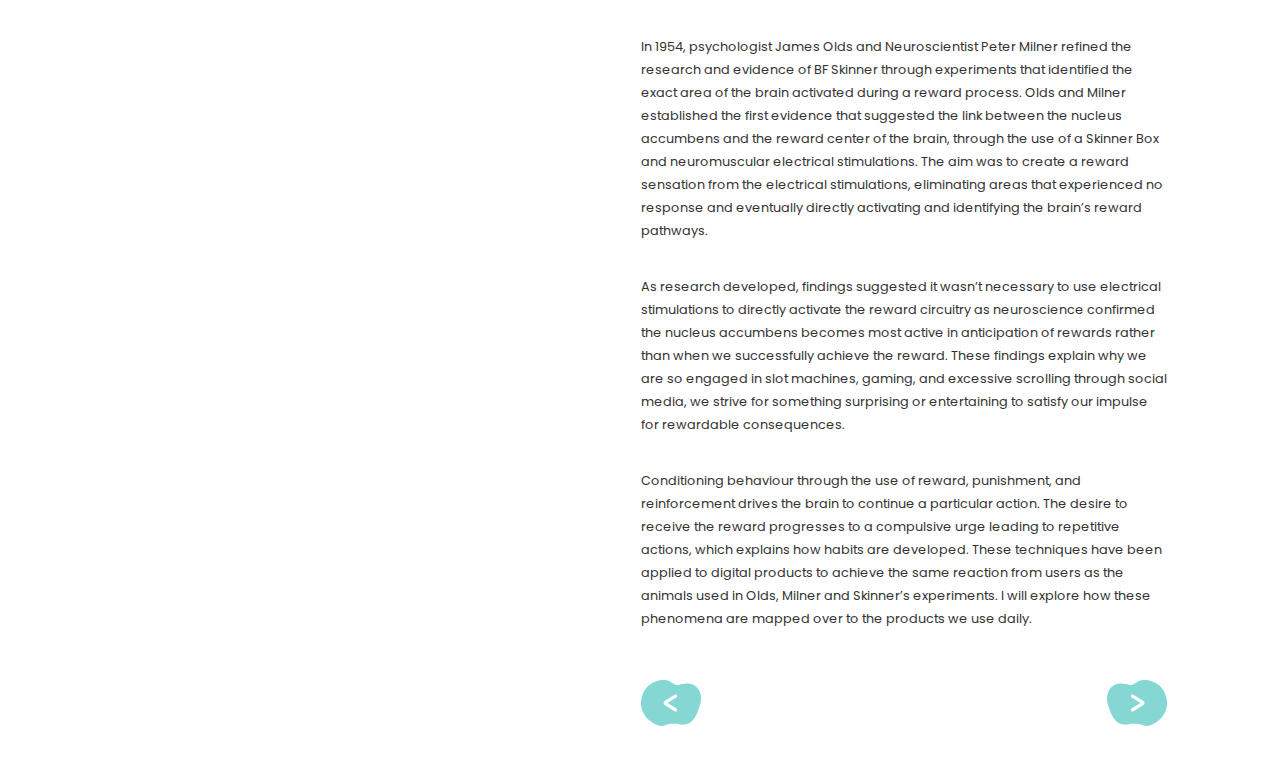
<file: meet-the-nucleus-accumbens.html>
<!DOCTYPE html>
<html>
    <head>
        <meta charset="utf-8">
        <title>Evolving Technology, Enthralling the Mind</title>
        <meta name="viewport" content="width=device-width, initial-scale=1">
        <link rel="stylesheet" href="css/screen.css">
        <link href="https://fonts.googleapis.com/css?family=Poppins:400,500,600,700" rel="stylesheet">
        <script src="https://ajax.googleapis.com/ajax/libs/jquery/3.3.1/jquery.min.js"></script>
        <link rel="stylesheet" href="css/animate.css">
    </head>
    
    <body>
        
        <div class="primary-nav">
            <button href="#" class="hamburger open-panel nav-toggle">
                <!---<span class="screen-reader-text">Menu</span>--->
            </button>

	       <nav role="navigation" class="menu">
               
               <div class="overflow-container">
                   <ul class="menu-dropdown">
                        <li><a href="index.html">Title</a><span class="icon"></span></li>

                        <li>
                            <a href="introduction.html">Introduction</a>
                        </li>

                        <li><a href="meet-the-nucleus-accumbens.html">Meet the Nucleus Accumbens</a></li>

                        <li><a href="history-applied-to-digital-design.html">History Applied to Digital Design</a></li>

                        <li>
                            <a href="is-technology-hijacking-our-brain.html">Is Technology Hijacking Our Brains?</a>
                        </li>

                        <li><a href="conclusion.html">Conclusion</a></li>

                        <li><a href="bibliography.html">Bibliography</a></li>       
                   </ul>
		      </div>

	       </nav>

        </div>
        
        
        <div class="container">
            <div class="left">
                <div class="left-content">
                    <h1 class="animated fadeInLeft">Meet The Nucleus Accumbens</h1>
                </div>
                <img class="animated fadeIn" src="images/nucleus-accumbens_2.svg" alt="hero-image">
            </div>
            <div class="main">
                <div class="main-content">
                    <p>How our behaviour is influenced all begins with one of the largest and most powerful organs, the brain. Human psychology explores the motives of the brain, seeking the deep layers underlying behavioural and cognitive processes. Within these layers and one of the biggest factors for behavioural influences is the nucleus accumbens, located at the lower front of the brain in an area called the basal forebrain, considered to be the pleasure center of the brain. It stores our life encounters for future reference and actively changes every day in response to everything we do.</p>
                    
                    <p>The nucleus accumbens carries an essential neurotransmitter, dopamine. When the reward system circuitry is exposed to pleasurable occurrences, such as food, music, and of course technology dopamine neurons are released. Dopamine serves many purposes from motivation to regular body movements. The drive and focus it provides increases our productivity levels and affects our concentration, energy, mood, and learning. Without it our cognitive abilities which allow us to carry out brain-based skills can deteriorate, therefore we become unmotivated, unsocial, and lack creativity. </p>
                    
                    <p>Many past conducted experiments provide evidence that suggests we can influence behaviour by targeting the brain's reward circuit. In the 1920s many psychologists and behaviourists began to explore possible ways learning and behaviour can be predicted and modified. One of the most influential and noteworthy psychologist was Burrhus Frederic Skinner, commonly recognised as BF Skinner. Skinner approached the idea by evaluating how behaviour and actions were determined by a particular consequence. A phenomenon he labelled as operant conditioning. </p>
                    
                    <p>Although Skinner was regarded as the father of operant conditioning, he wasn't the first psychologist to research learning by consequences. His method operant conditioning extracted and elaborated on the 1898 principle <strong>‘Law of Effect’</strong> advanced by Edward Thorndike, which also studied the effect on behaviour when rewards and punishments were instituted. Thorndike’s learning theory tested on cats involved a puzzle box and required the cat to escape from the box by pressing a lever to be rewarded with food. Once the cat identified the lever and associated it with a rewardable consequence the escaping time decreased greatly. Thorndike believed if an action was encouraged by a reward, the brain would remember this action and the consequence, increasing the likelihood of it being repeated. </p>
                    
                    <p>Skinner approached the topic of behaviour and learning with a similar technique to Thorndike. His main contribution to psychology was his study of behaviour through the use of recording equipment to measure an animal’s responses to particular consequences, now recognised as <strong>‘The Skinner Box’</strong>. The box contained a lever that the rat would press to obtain a reward, food or water. However, where Thorndike waited for the animal to discover the lever accidentally, Skinner attempted to shape the rat’s behaviour by prompting them towards the desired action. He did so by rewarding the animal if they looked at the lever or moved closer to the lever, eventually, the animal would connect the lever to the reward and therefore press the lever. </p>
                    
                    <div class="reinforcement">
                        <p>Skinner originated a third term to his method - <strong>Reinforcement</strong>. Like Thorndike, Skinner tested rewards and punishments, however, reinforcement added the uncertainty of outcomes. He tested four types of reinforcement:</p>

                        <p><b>Positive:</b> the most effective of all, involved added something to encourage a response. </p>

                        <p><b>Negative:</b> removed something negative to encourage a response.</p>

                        <p><b>Punishment:</b> not to be mistaken with negative reinforcement, added something to discourage a response.</p>

                        <p><b>Extinction:</b> the last type of reinforcement, referred to removing something to discourage a response. </p>
                    </div>
                    
                    <p>In 1954, psychologist James Olds and Neuroscientist Peter Milner refined the research and evidence of BF Skinner through experiments that identified the exact area of the brain activated during a reward process. Olds and Milner established the first evidence that suggested the link between the nucleus accumbens and the reward center of the brain, through the use of a Skinner Box and neuromuscular electrical stimulations. The aim was to create a reward sensation from the electrical stimulations, eliminating areas that experienced no response and eventually directly activating and identifying the brain’s reward pathways. </p>
                    
                    <p>As research developed, findings suggested it wasn’t necessary to use electrical stimulations to directly activate the reward circuitry as neuroscience confirmed the nucleus accumbens becomes most active in anticipation of rewards rather than when we successfully achieve the reward. These findings explain why we are so engaged in slot machines, gaming, and excessive scrolling through social media, we strive for something surprising or entertaining to satisfy our impulse for rewardable consequences. </p>
                    
                    <p>Conditioning behaviour through the use of reward, punishment, and reinforcement drives the brain to continue a particular action. The desire to receive the reward progresses to a compulsive urge leading to repetitive actions, which explains how habits are developed. These techniques have been applied to digital products to achieve the same reaction from users as the animals used in Olds, Milner and Skinner’s experiments. I will explore how these phenomena are mapped over to the products we use daily. </p>
                    
                </div>
                <div class="bottom-navigation">
                    <a href="introduction.html">
                        <img class="prev" src="images/prev.svg" alt="back-button">
                    </a>
                    <a href="history-applied-to-digital-design.html">
                        <img class="next" src="images/next.svg" alt="next-button">
                    </a>
                </div>
            </div>
        </div>
        
        <script>
            $('.nav-toggle').click(function(e) {
                e.preventDefault();
                $("html").toggleClass("openNav");
                $(".nav-toggle").toggleClass("active");
            });
        </script>
    </body>
</html>
</file>
<file: css/screen.css>
html {
    height: 100%;
}

body {
    line-height: 1.8;
    height: 100%;
    font-size: 0.8em;
    color: #4b5765;
    margin: 0;
    font-family: 'Poppins', sans-serif;
    font-weight: 400;
}

p {
    padding-bottom: 20px;
}

p b {
    color: #36beb9; 
    font-weight: 600;
}

p strong {
    font-weight: 600;
}

h1 {
    font-size: 2.5em;
    line-height: 1.5;
    color: #4b5765;
}

h2 {
    font-size: 3em;
    line-height: 1.5;
}

h3 {
    color: #36beb9;
    font-weight: 500;
}

hr {
    width: 30%;
    margin-bottom: 60px;
    border: 1.5px solid #36beb9;
    opacity: 0.5;
}

blockquote {
    color: #36beb9;
    font-size: 1.2em;
    font-weight: 500;
    margin: 0;
}


/* Menu Styles */

.primary-nav {
	position: fixed;
	z-index: 999;
}

.menu {
	position: relative;
}

.menu ul {
  margin: 0;
  padding: 0;
  list-style: none;
	
}

.open-panel {
  border: none;
  background-color:#4b5765;
  padding: 0;
}

.hamburger {
	background: #4b5765;
	position: relative;
	display: block;
	text-align: center;
	padding: 20px 0;
	width: 80px;
    height: 73px;
	left: 0;
    top: 0;
	z-index: 1000;
    cursor: pointer;
    outline: 0;
}

.hamburger:before {
	content:"\2630"; /* hamburger icon */
	display: block;
  color: #fff;
  line-height: 32px;
  font-size: 30px;
}

.openNav .hamburger:before {
	content:"\2715"; /* close icon */
	display: block;
  color: #fff;
  line-height: 32px;
  font-size: 30px;
}

.hamburger:hover:before {
  color: #3dd3c8;
}

.primary-nav .menu li {
	position: relative;
}

.menu .icon {
	position: absolute;
	top: 20px;
	right: 25px;
	pointer-events: none;
    width: 25px;
    height: 25px;
    color: #fff;
}

.menu,
.menu a,
.menu a:visited {
    color: #fff;
    text-decoration: none!important;
	position: relative;
}

.menu a {
    display: block;
    white-space: nowrap;
    padding: 20px 30px 20px 30px;
    font-size: 1em;
}

.menu a:hover {
	color: #3dd3c8;
}

.menu {
	margin-bottom: 3em;
}

.menu {
	position: absolute;
	display: block;
	left: -340px;
    top: 0;
	width: 420px;
    transition: all 0.45s cubic-bezier(0.77, 0, 0.175, 1);
    background-color: #4b5765;
	z-index: 999;
}

.overflow-container {
    position: relative;
    height: calc(100vh - 73px)!important;
    overflow-y: auto;
    border-top: 73px solid #4b5765;
    z-index: -1;
    display:block;
}

.menu:hover {
	position: absolute;
	left: 0;
	top: 0;
}

.openNav .menu:hover {
	position: absolute;
	left: -340px;
	top 73px;
}

.openNav .menu {
    top 73px;
    transform: translate3d(340px, 0, 0);
    transition: transform .45s cubic-bezier(0.77, 0, 0.175, 1);
}



.container {
    height: 100%;
    position: relative;
}

.home-title {
    width: 40%; 
    position: absolute;
    top: 50%;
    transform: translateY(-50%);
    margin-left: 160px;
}

.home-title p {
    font-size: 1.8em;
    color: #35beb9;
    padding-bottom: 10px;
}

.home-title a {
    color: #8e8e8e;
    text-decoration: none;
    font-size: 1.3em;
}

.home-title a:hover{
    color: #4b5765;
    transition: 0.4s;
}

.hero {
    height: 100%;
    float: right;
}

.left {
    height: 100%;
    background: #d8e9e9;
    width: 35%;
    float: left;
    position: fixed;
    color: #fff;
    z-index: 0;
    margin-left: 80px;
}

.left img {
    position: absolute;
    bottom: 0;
    right: 0;
    overflow: hidden;
}

.left-content {
    margin: 60px 15%;
}

.main {
    width: calc(65% - 80px);
    float: right;
    z-index: 1;
    position: relative;
}

.main-content {
    width: 70%;
    margin: 80px auto 60px auto;
    color: #333;
}

.main-content a {
    color: #35beb9;
    text-decoration: none;
}

.reinforcement p {
    padding-bottom: 10px;
}

.reinforcement p:last-child {
    padding-bottom: 20px;
}


.bottom-navigation {
    width: 70%;
    margin: -30px auto 30px auto;
    padding-bottom: 50px;
}

.img, .prev{
    float: left;
}

.img, .next{
    float: right;
}

.bottom-navigation img {
    max-width: 60px;
    opacity: 0.6;
}

.bottom-navigation img:hover {
    opacity: 1;
    transition: 0.4s;
}

/* Hook Process Tabs */

.hook-process {
    color: #8e8e8e;
    font-style: italic;
    text-align: center;
}

.hook-stages-wrapper {
    width: 100%;
    text-align: center;
}

.hook-stages {
                display: inline-block;
                width: 100px;
                margin-right: 25px;
            }
.last-stage {
    margin-right: 0;
}

.content {
    color: #32ada4;
}

.content h3 {
    color: #4b5765;
}

@media only screen and (max-width: 800px) {
    
}
</file>
